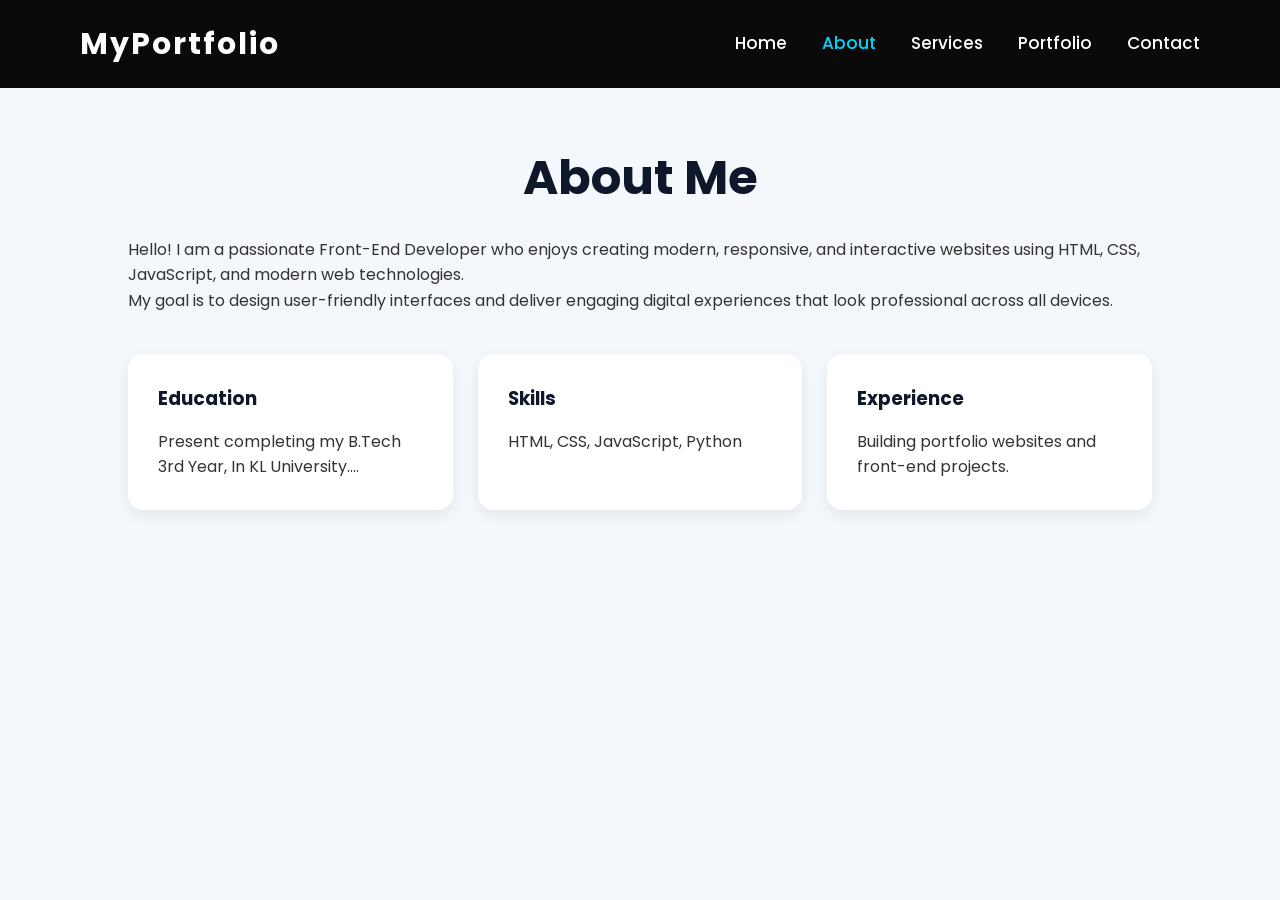
<file: about.html>
<!DOCTYPE html>
<html lang="en">

<head>
    <meta charset="UTF-8">
    <meta name="viewport" content="width=device-width, initial-scale=1.0">
    <title>About | My Portfolio</title>

    <link rel="stylesheet" href="css/style.css">

    <link href="https://fonts.googleapis.com/css2?family=Poppins:wght@300;400;500;600;700&display=swap"
        rel="stylesheet">
</head>

<body>

    <!-- Navbar -->

    <nav class="navbar">

        <div class="logo">
            MyPortfolio
        </div>

        <ul class="nav-menu">

            <li>
                <a href="index.html">
                    Home
                </a>
            </li>

            <li>
                <a href="about.html" class="active">
                    About
                </a>
            </li>

            <li>
                <a href="services.html">
                    Services
                </a>
            </li>

            <li>
                <a href="portfolio.html">
                    Portfolio
                </a>
            </li>

            <li>
                <a href="contact.html">
                    Contact
                </a>
            </li>

        </ul>

    </nav>

    <!-- About Section -->

    <section class="page-section">

        <div class="container">

            <h1>About Me</h1>

            <p>
                Hello! I am a passionate Front-End Developer who enjoys creating
                modern, responsive, and interactive websites using HTML, CSS,
                JavaScript, and modern web technologies.
            </p>

            <p>
                My goal is to design user-friendly interfaces and deliver
                engaging digital experiences that look professional across all
                devices.
            </p>

            <div class="about-cards">

                <div class="about-card">
                    <h3>Education</h3>
                    <p>
                        Present completing my B.Tech 3rd Year, In KL University....
                    </p>
                </div>

                <div class="about-card">
                    <h3>Skills</h3>
                    <p>
                        HTML, CSS, JavaScript, Python
                    </p>
                </div>

                <div class="about-card">
                    <h3>Experience</h3>
                    <p>
                        Building portfolio websites and front-end projects.
                    </p>
                </div>

            </div>

        </div>

    </section>

    <script src="js/script.js"></script>

</body>

</html>
</file>
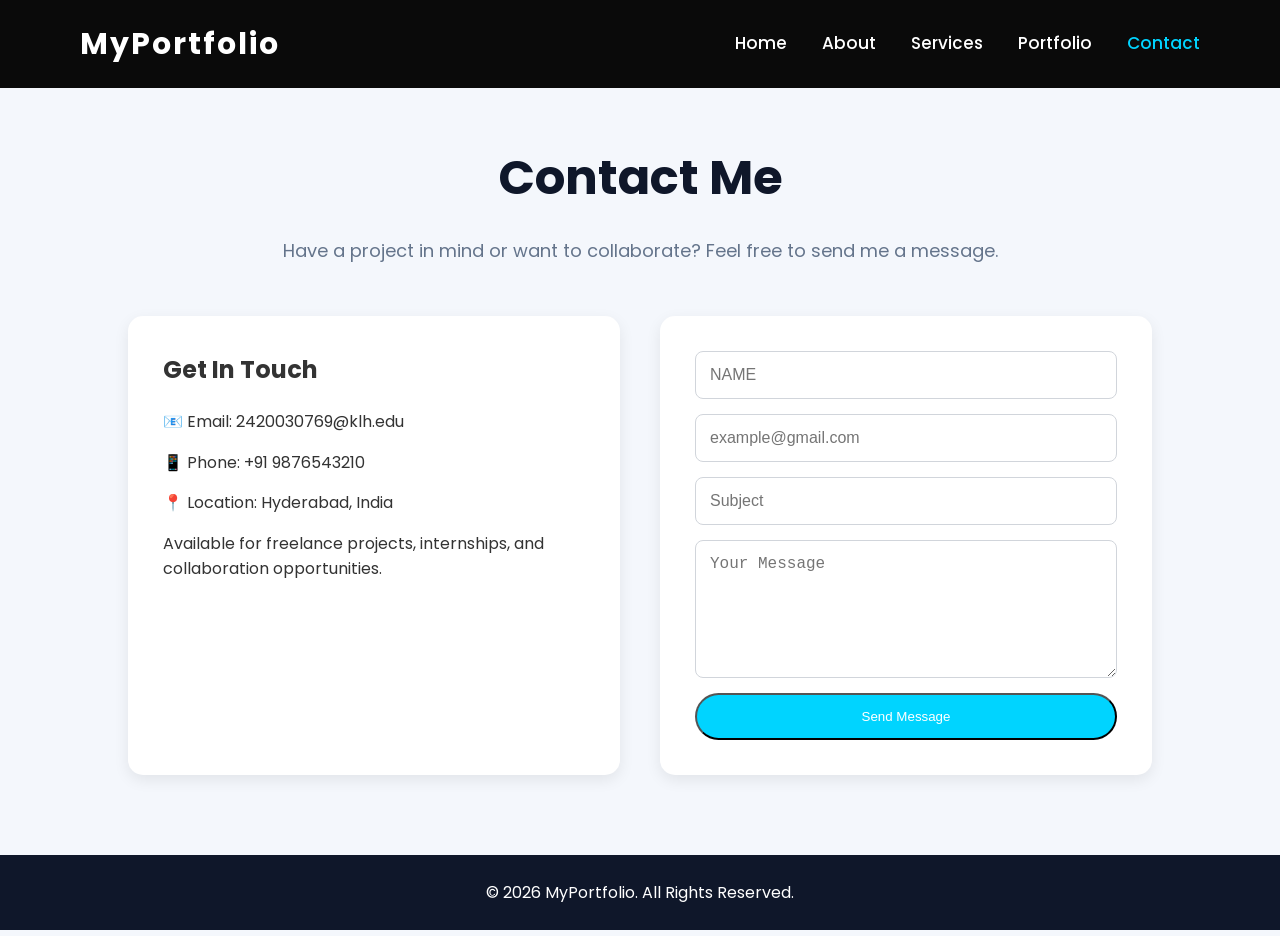
<file: contact.html>
<!DOCTYPE html>
<html lang="en">

<head>
    <meta charset="UTF-8">
    <meta name="viewport" content="width=device-width, initial-scale=1.0">
    <title>Contact | My Portfolio</title>

    <link rel="stylesheet" href="css/style.css">

    <link href="https://fonts.googleapis.com/css2?family=Poppins:wght@300;400;500;600;700&display=swap"
        rel="stylesheet">
</head>

<body>

    <!-- Navbar -->

    <nav class="navbar">

        <div class="logo">
            MyPortfolio
        </div>

        <ul class="nav-menu">

            <li>
                <a href="index.html">
                    Home
                </a>
            </li>

            <li>
                <a href="about.html">
                    About
                </a>
            </li>

            <li>
                <a href="services.html">
                    Services
                </a>
            </li>

            <li>
                <a href="portfolio.html">
                    Portfolio
                </a>
            </li>

            <li>
                <a href="contact.html" class="active">
                    Contact
                </a>
            </li>

        </ul>

    </nav>

    <!-- Contact Section -->

    <section class="page-section">

        <div class="container">

            <h1>Contact Me</h1>

            <p class="section-description">
                Have a project in mind or want to collaborate?
                Feel free to send me a message.
            </p>

            <div class="contact-wrapper">

                <!-- Contact Information -->

                <div class="contact-info">

                    <h2>Get In Touch</h2>

                    <p>
                        📧 Email: 2420030769@klh.edu
                    </p>

                    <p>
                        📱 Phone: +91 9876543210
                    </p>

                    <p>
                        📍 Location: Hyderabad, India
                    </p>

                    <p>
                        Available for freelance projects, internships,
                        and collaboration opportunities.
                    </p>

                </div>

                <!-- Contact Form -->

                <div class="contact-form">

                    <form>

                        <input
                            type="text"
                            placeholder="NAME"
                            required
                        >

                        <input
                            type="email"
                            placeholder="example@gmail.com"
                            required
                        >

                        <input
                            type="text"
                            placeholder="Subject"
                            required
                        >

                        <textarea
                            rows="6"
                            placeholder="Your Message"
                            required
                        ></textarea>

                        <button
                            type="submit"
                            class="btn"
                        >
                            Send Message
                        </button>

                    </form>

                </div>

            </div>

        </div>

    </section>

    <!-- Footer -->

    <footer class="footer">
        <i class="fab fa-github"></i>
        <i class="fab fa-linkedin"></i>
        <i class="fab fa-instagram"></i>
        <p>
            © 2026 MyPortfolio. All Rights Reserved.
        </p>

    </footer>

    <script src="js/script.js"></script>

</body>

</html>
</file>
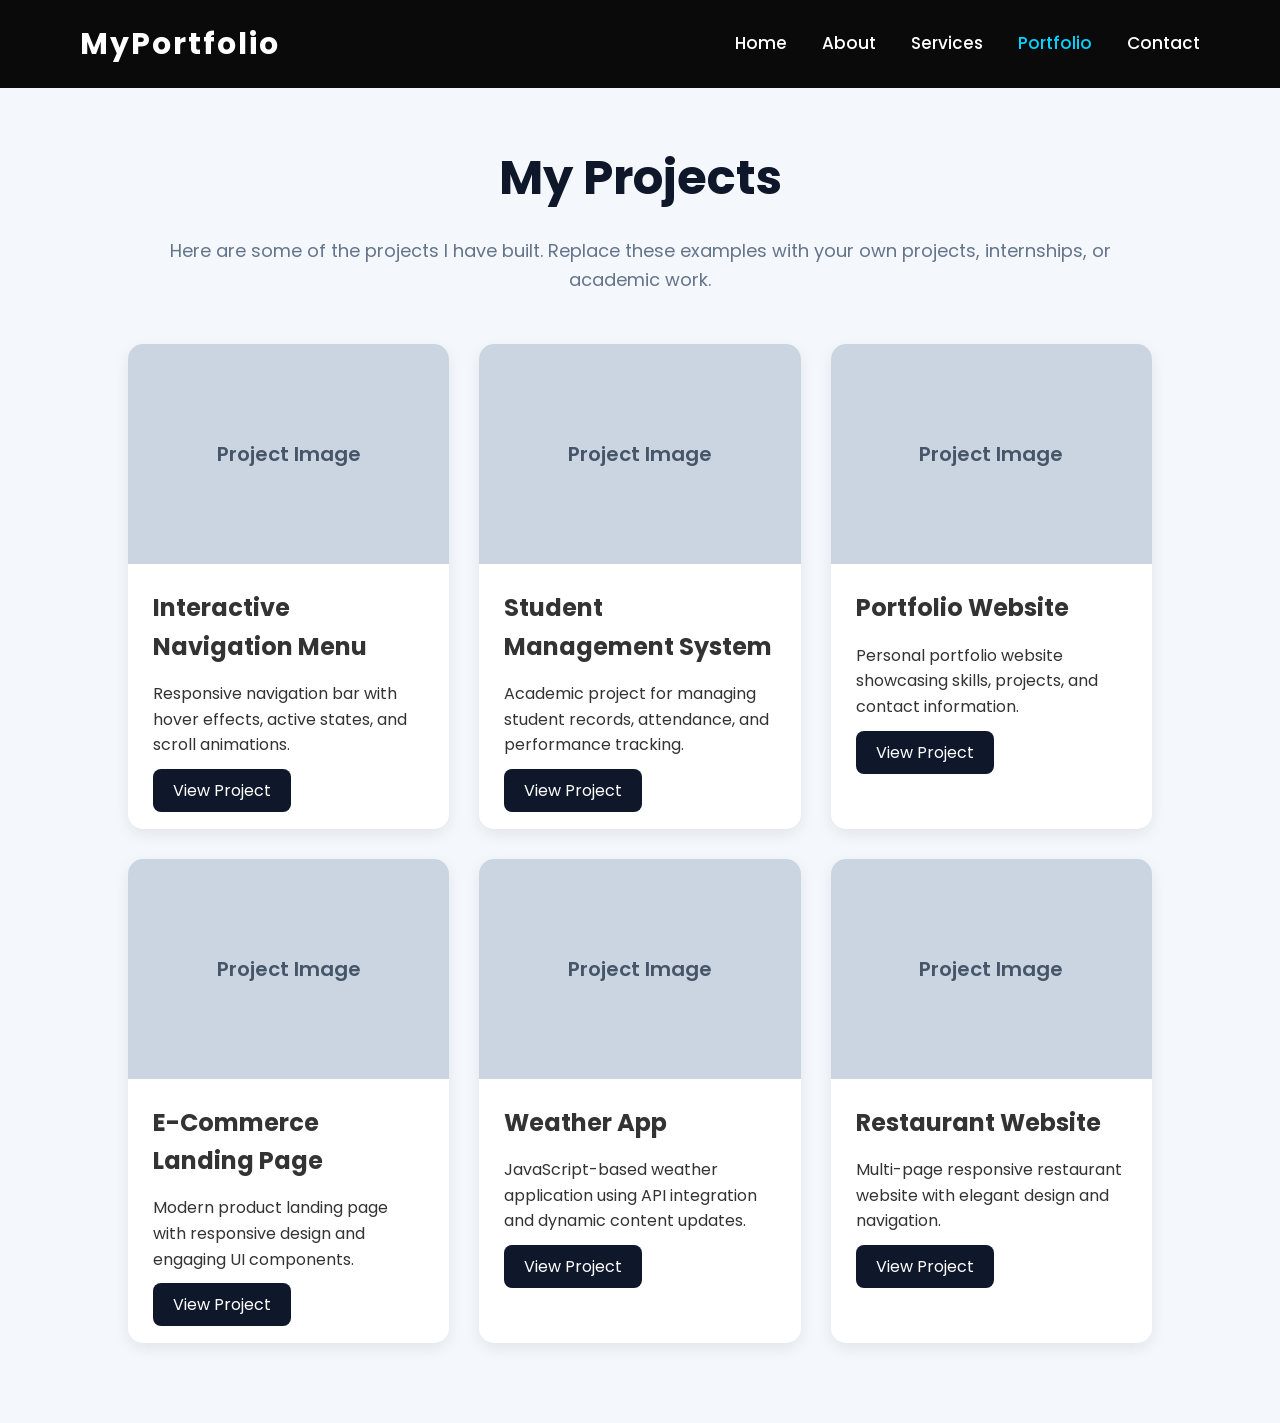
<file: portfolio.html>
<!DOCTYPE html>
<html lang="en">

<head>
    <meta charset="UTF-8">
    <meta name="viewport" content="width=device-width, initial-scale=1.0">
    <title>Portfolio | My Portfolio</title>

    <link rel="stylesheet" href="css/style.css">

    <link href="https://fonts.googleapis.com/css2?family=Poppins:wght@300;400;500;600;700&display=swap"
        rel="stylesheet">
</head>

<body>

    <!-- Navbar -->

    <nav class="navbar">

        <div class="logo">
            MyPortfolio
        </div>

        <ul class="nav-menu">

            <li>
                <a href="index.html">
                    Home
                </a>
            </li>

            <li>
                <a href="about.html">
                    About
                </a>
            </li>

            <li>
                <a href="services.html">
                    Services
                </a>
            </li>

            <li>
                <a href="portfolio.html" class="active">
                    Portfolio
                </a>
            </li>

            <li>
                <a href="contact.html">
                    Contact
                </a>
            </li>

        </ul>

    </nav>

    <!-- Portfolio Section -->

    <section class="page-section">

        <div class="container">

            <h1>My Projects</h1>

            <p class="section-description">
                Here are some of the projects I have built. Replace these
                examples with your own projects, internships, or academic work.
            </p>

            <div class="portfolio-grid">

                <!-- Project 1 -->

                <div class="project-card">

                    <div class="project-image">
                        Project Image
                    </div>

                    <div class="project-content">

                        <h2>Interactive Navigation Menu</h2>

                        <p>
                            Responsive navigation bar with hover effects,
                            active states, and scroll animations.
                        </p>

                        <a href="#" class="project-btn">
                            View Project
                        </a>

                    </div>

                </div>

                <!-- Project 2 -->

                <div class="project-card">

                    <div class="project-image">
                        Project Image
                    </div>

                    <div class="project-content">

                        <h2>Student Management System</h2>

                        <p>
                            Academic project for managing student records,
                            attendance, and performance tracking.
                        </p>

                        <a href="#" class="project-btn">
                            View Project
                        </a>

                    </div>

                </div>

                <!-- Project 3 -->

                <div class="project-card">

                    <div class="project-image">
                        Project Image
                    </div>

                    <div class="project-content">

                        <h2>Portfolio Website</h2>

                        <p>
                            Personal portfolio website showcasing skills,
                            projects, and contact information.
                        </p>

                        <a href="#" class="project-btn">
                            View Project
                        </a>

                    </div>

                </div>

                <!-- Project 4 -->

                <div class="project-card">

                    <div class="project-image">
                        Project Image
                    </div>

                    <div class="project-content">

                        <h2>E-Commerce Landing Page</h2>

                        <p>
                            Modern product landing page with responsive
                            design and engaging UI components.
                        </p>

                        <a href="#" class="project-btn">
                            View Project
                        </a>

                    </div>

                </div>

                <!-- Project 5 -->

                <div class="project-card">

                    <div class="project-image">
                        Project Image
                    </div>

                    <div class="project-content">

                        <h2>Weather App</h2>

                        <p>
                            JavaScript-based weather application using API
                            integration and dynamic content updates.
                        </p>

                        <a href="#" class="project-btn">
                            View Project
                        </a>

                    </div>

                </div>

                <!-- Project 6 -->

                <div class="project-card">

                    <div class="project-image">
                        Project Image
                    </div>

                    <div class="project-content">

                        <h2>Restaurant Website</h2>

                        <p>
                            Multi-page responsive restaurant website with
                            elegant design and navigation.
                        </p>

                        <a href="#" class="project-btn">
                            View Project
                        </a>

                    </div>

                </div>

            </div>

        </div>

    </section>

    <script src="js/script.js"></script>

</body>

</html>
</file>
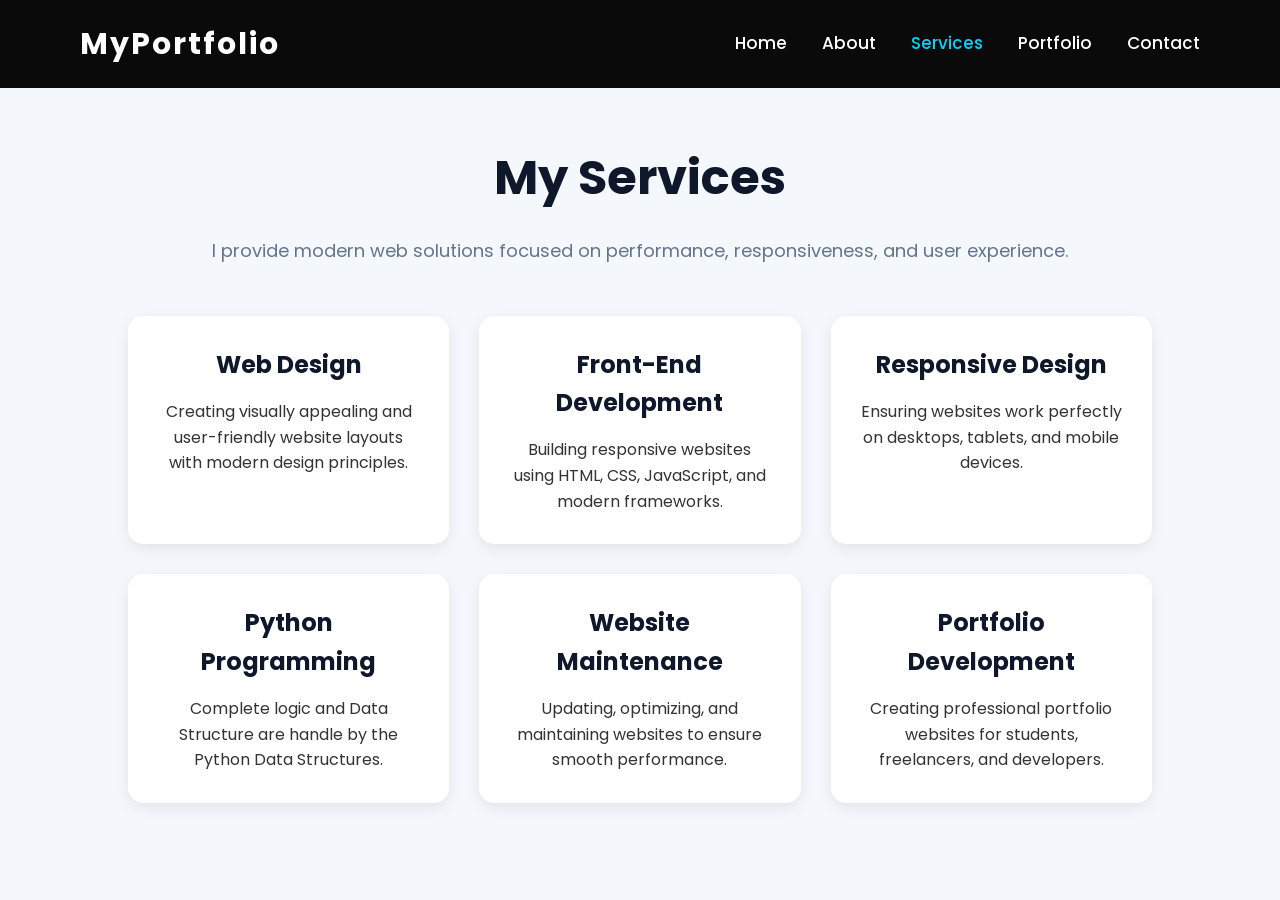
<file: services.html>
<!DOCTYPE html>
<html lang="en">

<head>
    <meta charset="UTF-8">
    <meta name="viewport" content="width=device-width, initial-scale=1.0">
    <title>Services | My Portfolio</title>

    <link rel="stylesheet" href="css/style.css">

    <link href="https://fonts.googleapis.com/css2?family=Poppins:wght@300;400;500;600;700&display=swap"
        rel="stylesheet">
</head>

<body>

    <!-- Navbar -->

    <nav class="navbar">

        <div class="logo">
            MyPortfolio
        </div>

        <ul class="nav-menu">

            <li>
                <a href="index.html">
                    Home
                </a>
            </li>

            <li>
                <a href="about.html">
                    About
                </a>
            </li>

            <li>
                <a href="services.html" class="active">
                    Services
                </a>
            </li>

            <li>
                <a href="portfolio.html">
                    Portfolio
                </a>
            </li>

            <li>
                <a href="contact.html">
                    Contact
                </a>
            </li>

        </ul>

    </nav>

    <!-- Services Section -->

    <section class="page-section">

        <div class="container">

            <h1>My Services</h1>

            <p class="section-description">
                I provide modern web solutions focused on performance,
                responsiveness, and user experience.
            </p>

            <div class="service-grid">

                <!-- Service 1 -->

                <div class="service-card">
                    <i class="fas fa-code"></i>
                    <h2>Web Design</h2>
                    
                    <p>
                        Creating visually appealing and user-friendly website
                        layouts with modern design principles.
                    </p>
                    
                </div>
                
                <!-- Service 2 -->
                
                <div class="service-card">
                    <i class="fas fa-code"></i>
                    
                    <h2>Front-End Development</h2>
                    
                    <p>
                        Building responsive websites using HTML, CSS,
                        JavaScript, and modern frameworks.
                    </p>
                    
                </div>
                
                <!-- Service 3 -->
                
                <div class="service-card">
                    <i class="fas fa-code"></i>
                    
                    <h2>Responsive Design</h2>
                    
                    <p>
                        Ensuring websites work perfectly on desktops,
                        tablets, and mobile devices.
                    </p>
                    
                </div>
                
                <!-- Service 4 -->
                
                <div class="service-card">
                    
                    <i class="fas fa-code"></i>
                    <h2>Python Programming</h2>
                    
                    <p>
                        Complete logic and Data Structure are handle by the 
                        Python Data Structures.
                    </p>
                    
                </div>

                <!-- Service 5 -->

                <div class="service-card">
                    <i class="fas fa-code"></i>

                    <h2>Website Maintenance</h2>
                    
                    <p>
                        Updating, optimizing, and maintaining websites to
                        ensure smooth performance.
                    </p>

                </div>

                <!-- Service 6 -->

                <div class="service-card">

                    <h2>Portfolio Development</h2>

                    <p>
                        Creating professional portfolio websites for students,
                        freelancers, and developers.
                    </p>

                </div>

            </div>

        </div>

    </section>

    <script src="js/script.js"></script>

</body>

</html>
</file>
<file: css/style.css>
/* =========================
   GLOBAL STYLES
========================= */

*{
    margin:0;
    padding:0;
    box-sizing:border-box;
}

html{
    scroll-behavior:smooth;
}

body{
    font-family:'Poppins',sans-serif;
    background:#f4f7fc;
    color:#333;
    line-height:1.6;
}

/* =========================
   NAVBAR
========================= */

.navbar{

    position:fixed;
    top:0;
    left:0;
    background-color: #0a0a0a;
    width:100%;

    display:flex;
    justify-content:space-between;
    align-items:center;

    padding:20px 80px;

    transition:0.4s ease;

    z-index:1000;
}

.navbar.scrolled{

    background:rgba(15,23,42,0.95);

    backdrop-filter:blur(10px);

    box-shadow:0 4px 20px rgba(0,0,0,0.2);
}

/* Logo */

.logo{

    color:white;

    font-size:30px;

    font-weight:700;

    letter-spacing:2px;
}
.logo img{
    height:50px;
}
/* Menu */

.nav-menu{

    display:flex;

    list-style:none;

    gap:35px;
}

.nav-menu a{

    text-decoration:none;

    color:white;

    font-size:17px;

    font-weight:500;

    position:relative;

    transition:0.3s ease;
}

/* Hover Underline */

.nav-menu a::after{

    content:"";

    position:absolute;

    left:0;

    bottom:-6px;

    width:0;

    height:2px;

    background:#00d4ff;

    transition:0.3s ease;
}

.nav-menu a:hover::after{

    width:100%;
}

.nav-menu a:hover{

    color:#00d4ff;
}

/* Active Menu */

.active{

    color:#00d4ff !important;
}

/* =========================
   HERO SECTION
========================= */

.hero{

    height:100vh;

    background:
    linear-gradient(
        rgba(0,0,0,0.5),
        rgba(0,0,0,0.5)
    ),
    url("../images/hero.jpg");

    background-size:cover;

    background-position:center;

    display:flex;

    justify-content:center;

    align-items:center;

    text-align:center;

    color:white;
}

.hero-content h1{

    font-size:70px;

    margin-bottom:20px;
}

.hero-content p{

    font-size:24px;

    margin-bottom:30px;
}

/* Button */

.btn{

    display:inline-block;

    padding:14px 35px;

    text-decoration:none;

    color:white;

    background:#00d4ff;

    border-radius:30px;

    transition:0.3s ease;
}

.btn:hover{

    transform:translateY(-4px);

    box-shadow:0 10px 25px rgba(0,212,255,0.4);
}

/* =========================
   COMMON PAGE SECTION
========================= */

.page-section{

    padding:140px 10% 80px;
}

.container{

    max-width:1200px;

    margin:auto;
}

.page-section h1{

    text-align:center;

    font-size:48px;

    margin-bottom:20px;

    color:#0f172a;
}

.section-description{

    text-align:center;

    margin-bottom:50px;

    color:#64748b;

    font-size:18px;
}

/* =========================
   ABOUT PAGE
========================= */

.about-cards{

    display:grid;

    grid-template-columns:
    repeat(auto-fit,minmax(250px,1fr));

    gap:25px;

    margin-top:40px;
}

.about-card{

    background:white;

    padding:30px;

    border-radius:15px;

    box-shadow:0 5px 15px rgba(0,0,0,0.08);

    transition:0.3s ease;
}

.about-card:hover{

    transform:translateY(-10px);
}

.about-card h3{

    margin-bottom:15px;

    color:#0f172a;
}

/* =========================
   SERVICES PAGE
========================= */

.service-grid{

    display:grid;

    grid-template-columns:
    repeat(auto-fit,minmax(280px,1fr));

    gap:30px;
}

.service-card{

    background:white;

    padding:30px;

    border-radius:15px;

    text-align:center;

    box-shadow:0 5px 15px rgba(0,0,0,0.08);

    transition:0.3s ease;
}

.service-card:hover{

    transform:translateY(-10px);

    box-shadow:0 15px 30px rgba(0,0,0,0.15);
}

.service-card h2{

    margin-bottom:15px;

    color:#0f172a;
}

/* =========================
   PORTFOLIO PAGE
========================= */

.portfolio-grid{

    display:grid;

    grid-template-columns:
    repeat(auto-fit,minmax(320px,1fr));

    gap:30px;
}

.project-card{

    background:white;

    border-radius:15px;

    overflow:hidden;

    box-shadow:0 5px 15px rgba(0,0,0,0.08);

    transition:0.3s ease;
}

.project-card:hover{

    transform:translateY(-10px);
}

.project-image{

    height:220px;

    background:#cbd5e1;

    display:flex;

    justify-content:center;

    align-items:center;

    font-size:20px;

    font-weight:600;

    color:#475569;
}

.project-content{

    padding:25px;
}

.project-content h2{

    margin-bottom:15px;
}

.project-content p{

    margin-bottom:20px;
}

.project-btn{

    text-decoration:none;

    color:white;

    background:#0f172a;

    padding:10px 20px;

    border-radius:8px;

    transition:0.3s ease;
}

.project-btn:hover{

    background:#00d4ff;
}

/* =========================
   CONTACT PAGE
========================= */

.contact-wrapper{

    display:grid;

    grid-template-columns:1fr 1fr;

    gap:40px;
}

.contact-info{

    background:white;

    padding:35px;

    border-radius:15px;

    box-shadow:0 5px 15px rgba(0,0,0,0.08);
}

.contact-info h2{

    margin-bottom:20px;
}

.contact-info p{

    margin-bottom:15px;
}

.contact-form{

    background:white;

    padding:35px;

    border-radius:15px;

    box-shadow:0 5px 15px rgba(0,0,0,0.08);
}

.contact-form form{

    display:flex;

    flex-direction:column;

    gap:15px;
}

.contact-form input,
.contact-form textarea{

    padding:14px;

    border:1px solid #d1d5db;

    border-radius:8px;

    font-size:16px;

    outline:none;
}

.contact-form input:focus,
.contact-form textarea:focus{

    border-color:#00d4ff;
}

/* =========================
   FOOTER
========================= */

.footer{

    background:#0f172a;

    color:white;

    text-align:center;

    padding:25px;
}

/* =========================
   RESPONSIVE DESIGN
========================= */

@media(max-width:900px){

    .navbar{

        padding:20px 30px;
    }

    .hero-content h1{

        font-size:50px;
    }

    .contact-wrapper{

        grid-template-columns:1fr;
    }
}

@media(max-width:768px){

    .navbar{

        flex-direction:column;

        gap:15px;
    }

    .nav-menu{

        flex-wrap:wrap;

        justify-content:center;

        gap:20px;
    }

    .hero-content h1{

        font-size:40px;
    }

    .hero-content p{

        font-size:18px;
    }

    .page-section h1{

        font-size:36px;
    }
}

/* Page Fade Effect */

body{

    opacity:0;

    transition:opacity 0.8s ease;
}

body.loaded{

    opacity:1;
}
</file>
